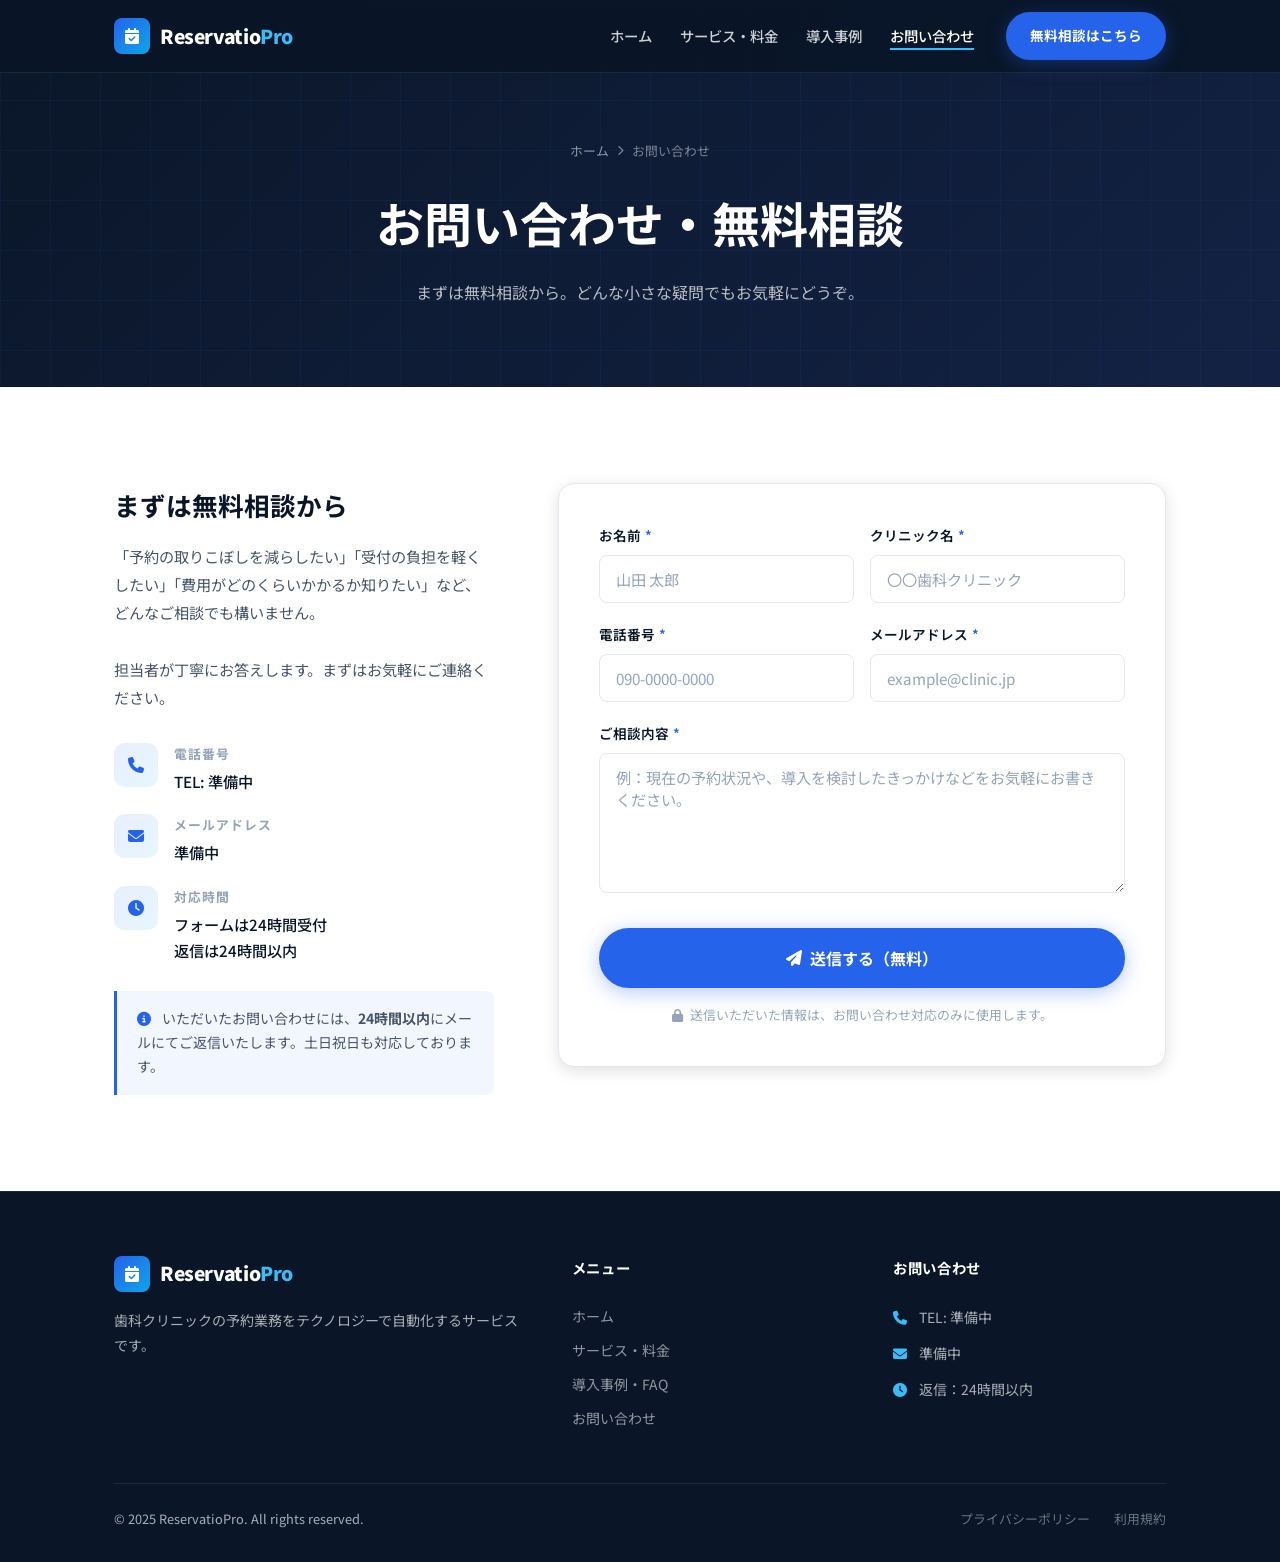
<file: contact.html>
<!DOCTYPE html>
<html lang="ja">
<head>
  <meta charset="UTF-8">
  <meta name="viewport" content="width=device-width, initial-scale=1.0">
  <title>お問い合わせ｜ReservatioPro</title>
  <meta name="description" content="ReservationProへのお問い合わせ・無料相談はこちらから。24時間以内にご返信いたします。">
  <link rel="stylesheet" href="style.css">
  <link rel="stylesheet" href="https://cdnjs.cloudflare.com/ajax/libs/font-awesome/6.5.0/css/all.min.css">
</head>
<body>

<!-- HEADER -->
<header class="header">
  <div class="container">
    <div class="header-inner">
      <a href="index.html" class="logo">
        <div class="logo-icon"><i class="fas fa-calendar-check"></i></div>
        <span class="logo-text">Reservatio<span>Pro</span></span>
      </a>
      <nav class="nav">
        <ul class="nav-links">
          <li><a href="index.html">ホーム</a></li>
          <li><a href="service.html">サービス・料金</a></li>
          <li><a href="case.html">導入事例</a></li>
          <li><a href="contact.html">お問い合わせ</a></li>
        </ul>
        <a href="contact.html" class="btn btn-primary nav-cta">無料相談はこちら</a>
      </nav>
      <button class="hamburger" aria-label="メニュー">
        <span></span><span></span><span></span>
      </button>
    </div>
  </div>
</header>

<div class="mobile-menu">
  <a href="index.html">ホーム</a>
  <a href="service.html">サービス・料金</a>
  <a href="case.html">導入事例</a>
  <a href="contact.html">お問い合わせ</a>
  <a href="contact.html" class="btn btn-primary">無料相談はこちら</a>
</div>

<!-- PAGE HERO -->
<section class="page-hero">
  <div class="container">
    <div class="page-hero-content">
      <div class="breadcrumb">
        <a href="index.html">ホーム</a>
        <i class="fas fa-chevron-right"></i>
        <span>お問い合わせ</span>
      </div>
      <h1>お問い合わせ・無料相談</h1>
      <p>まずは無料相談から。どんな小さな疑問でもお気軽にどうぞ。</p>
    </div>
  </div>
</section>

<!-- CONTACT SECTION -->
<section class="section">
  <div class="container">
    <div class="contact-wrapper">

      <!-- INFO -->
      <div class="contact-info fade-in">
        <h2>まずは無料相談から</h2>
        <p>
          「予約の取りこぼしを減らしたい」「受付の負担を軽くしたい」「費用がどのくらいかかるか知りたい」など、どんなご相談でも構いません。<br><br>
          担当者が丁寧にお答えします。まずはお気軽にご連絡ください。
        </p>

        <div class="contact-detail">
          <div class="contact-detail-item">
            <div class="contact-detail-icon"><i class="fas fa-phone"></i></div>
            <div>
              <h4>電話番号</h4>
              <p>TEL: 準備中</p>
            </div>
          </div>
          <div class="contact-detail-item">
            <div class="contact-detail-icon"><i class="fas fa-envelope"></i></div>
            <div>
              <h4>メールアドレス</h4>
              <p>準備中</p>
            </div>
          </div>
          <div class="contact-detail-item">
            <div class="contact-detail-icon"><i class="fas fa-clock"></i></div>
            <div>
              <h4>対応時間</h4>
              <p>フォームは24時間受付<br>返信は24時間以内</p>
            </div>
          </div>
        </div>

        <div class="contact-note">
          <i class="fas fa-info-circle" style="color: var(--blue); margin-right: 8px;"></i>
          いただいたお問い合わせには、<strong>24時間以内</strong>にメールにてご返信いたします。土日祝日も対応しております。
        </div>
      </div>

      <!-- FORM -->
      <div class="contact-form fade-in fade-in-delay-1">
        <form class="js-contact-form" novalidate>
          <div class="form-row">
            <div class="form-group">
              <label>お名前<span class="required">*</span></label>
              <input type="text" name="name" placeholder="山田 太郎" required>
            </div>
            <div class="form-group">
              <label>クリニック名<span class="required">*</span></label>
              <input type="text" name="clinic" placeholder="〇〇歯科クリニック" required>
            </div>
          </div>
          <div class="form-row">
            <div class="form-group">
              <label>電話番号<span class="required">*</span></label>
              <input type="tel" name="tel" placeholder="090-0000-0000" required>
            </div>
            <div class="form-group">
              <label>メールアドレス<span class="required">*</span></label>
              <input type="email" name="email" placeholder="example@clinic.jp" required>
            </div>
          </div>
          <div class="form-group">
            <label>ご相談内容<span class="required">*</span></label>
            <textarea name="message" placeholder="例：現在の予約状況や、導入を検討したきっかけなどをお気軽にお書きください。" required></textarea>
          </div>
          <button type="submit" class="btn btn-primary form-submit">
            <i class="fas fa-paper-plane"></i> 送信する（無料）
          </button>
          <p class="form-privacy">
            <i class="fas fa-lock" style="margin-right:4px;"></i>
            送信いただいた情報は、お問い合わせ対応のみに使用します。
          </p>
        </form>
      </div>

    </div>
  </div>
</section>

<!-- FOOTER -->
<footer class="footer">
  <div class="container">
    <div class="footer-grid">
      <div class="footer-brand">
        <a href="index.html" class="logo">
          <div class="logo-icon"><i class="fas fa-calendar-check"></i></div>
          <span class="logo-text">Reservatio<span>Pro</span></span>
        </a>
        <p>歯科クリニックの予約業務をテクノロジーで自動化するサービスです。</p>
      </div>
      <div class="footer-col">
        <h4>メニュー</h4>
        <a href="index.html">ホーム</a>
        <a href="service.html">サービス・料金</a>
        <a href="case.html">導入事例・FAQ</a>
        <a href="contact.html">お問い合わせ</a>
      </div>
      <div class="footer-col">
        <h4>お問い合わせ</h4>
        <div class="footer-contact-item"><i class="fas fa-phone"></i><span>TEL: 準備中</span></div>
        <div class="footer-contact-item"><i class="fas fa-envelope"></i><span>準備中</span></div>
        <div class="footer-contact-item"><i class="fas fa-clock"></i><span>返信：24時間以内</span></div>
      </div>
    </div>
    <div class="footer-bottom">
      <p>&copy; 2025 ReservatioPro. All rights reserved.</p>
      <div class="footer-bottom-links">
        <a href="#">プライバシーポリシー</a>
        <a href="#">利用規約</a>
      </div>
    </div>
  </div>
</footer>

<script src="main.js"></script>
</body>
</html>
</file>
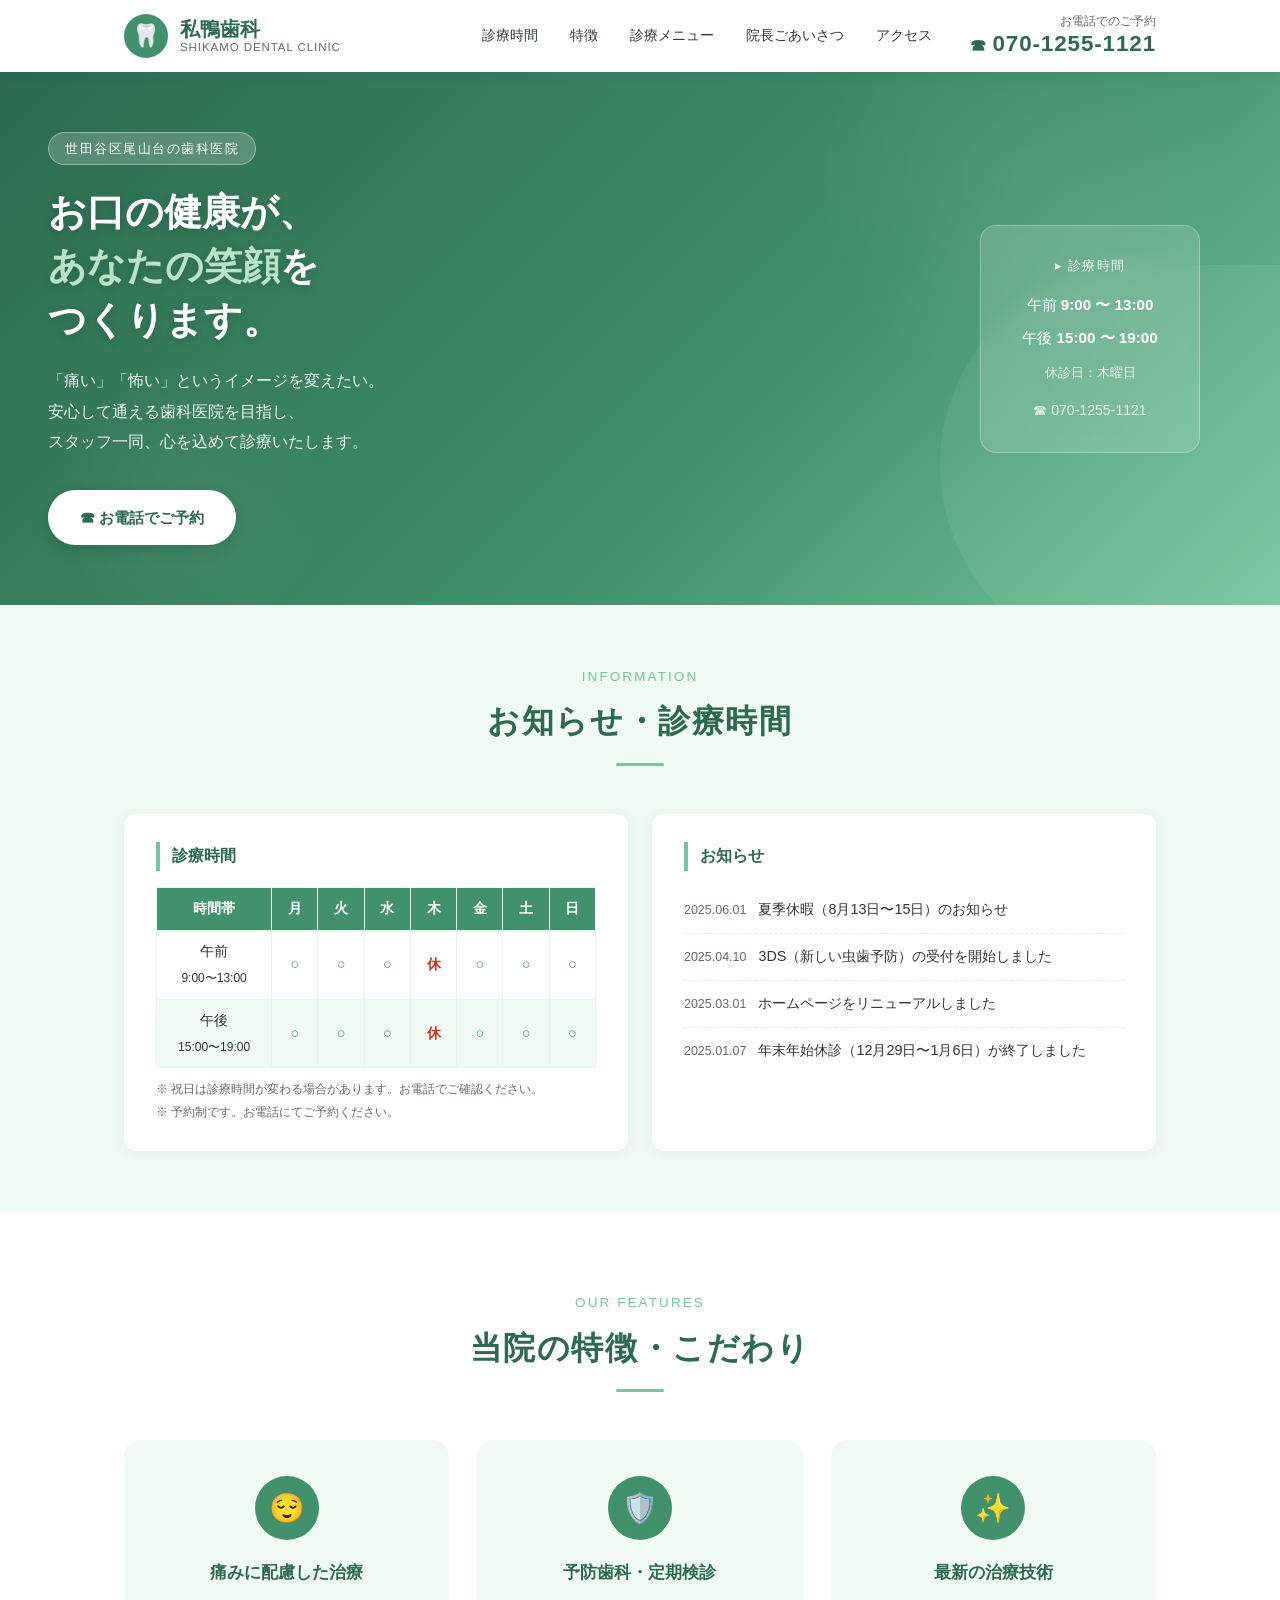
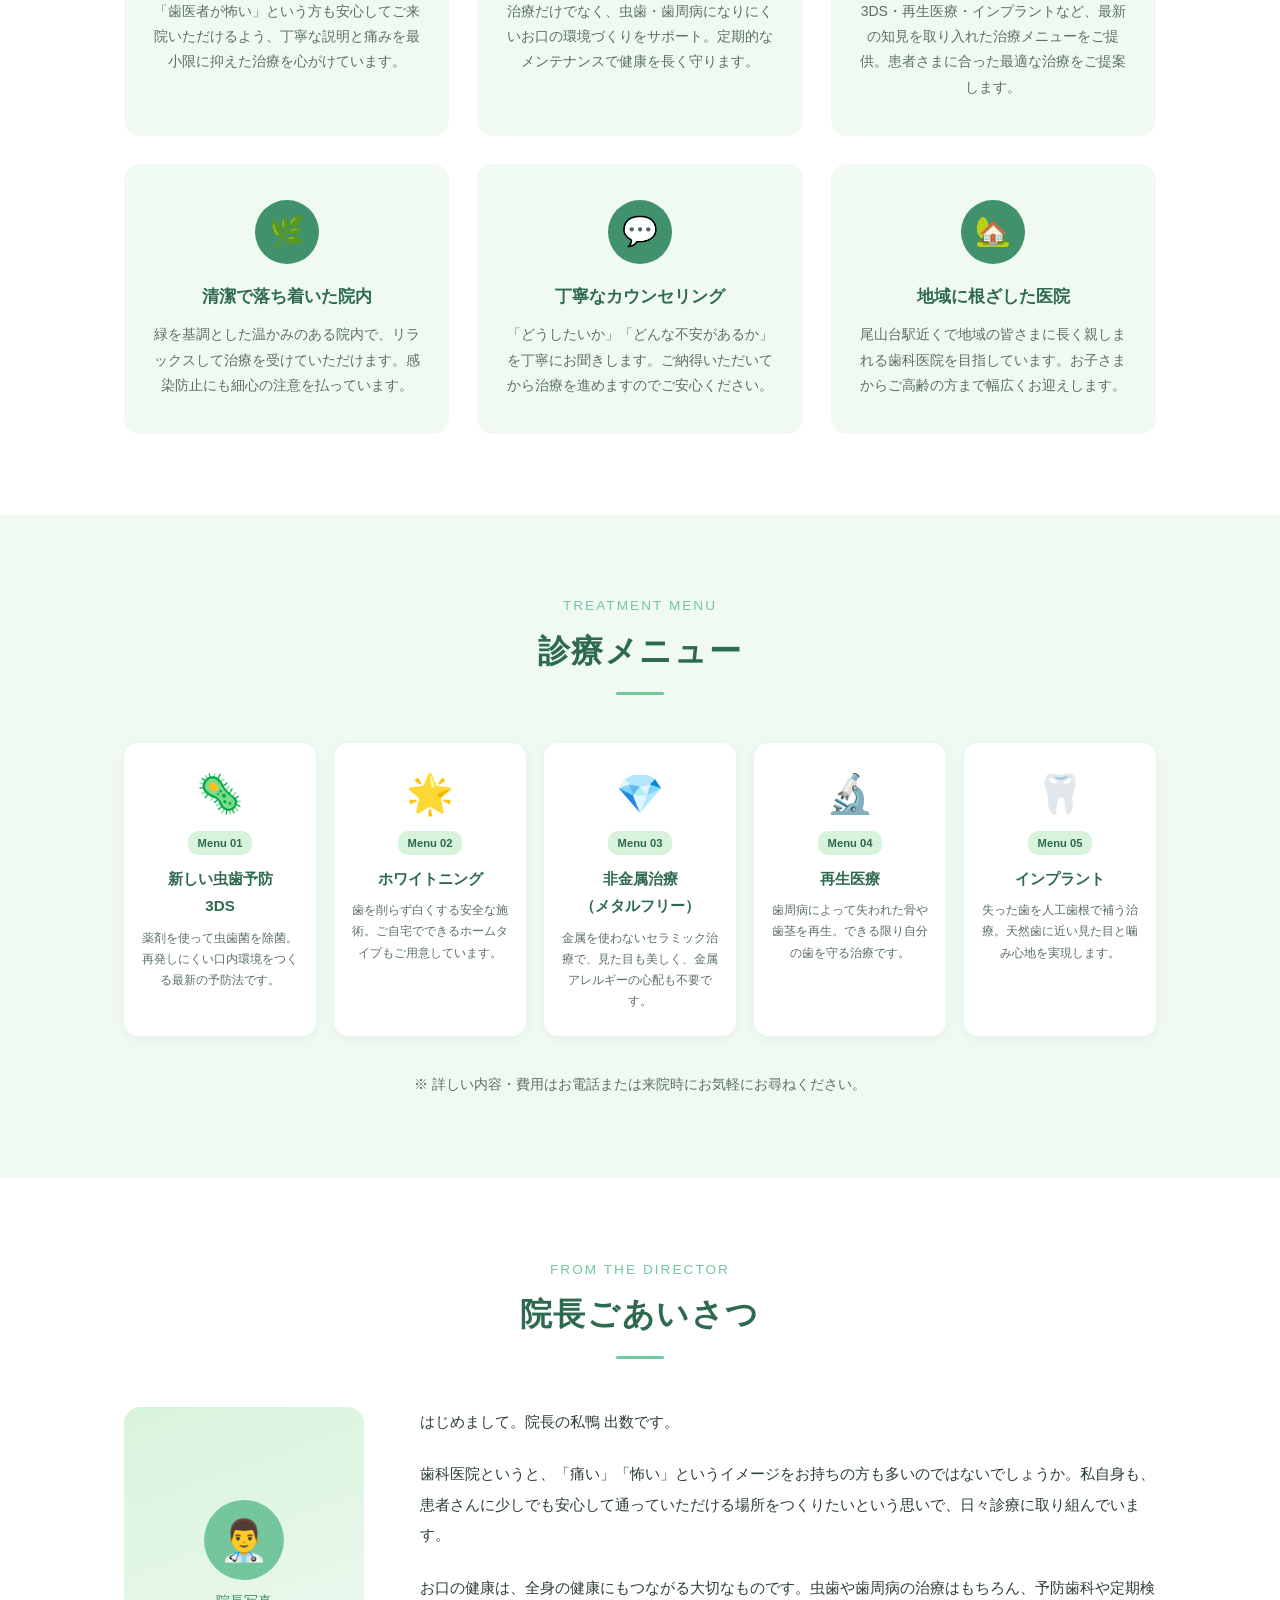
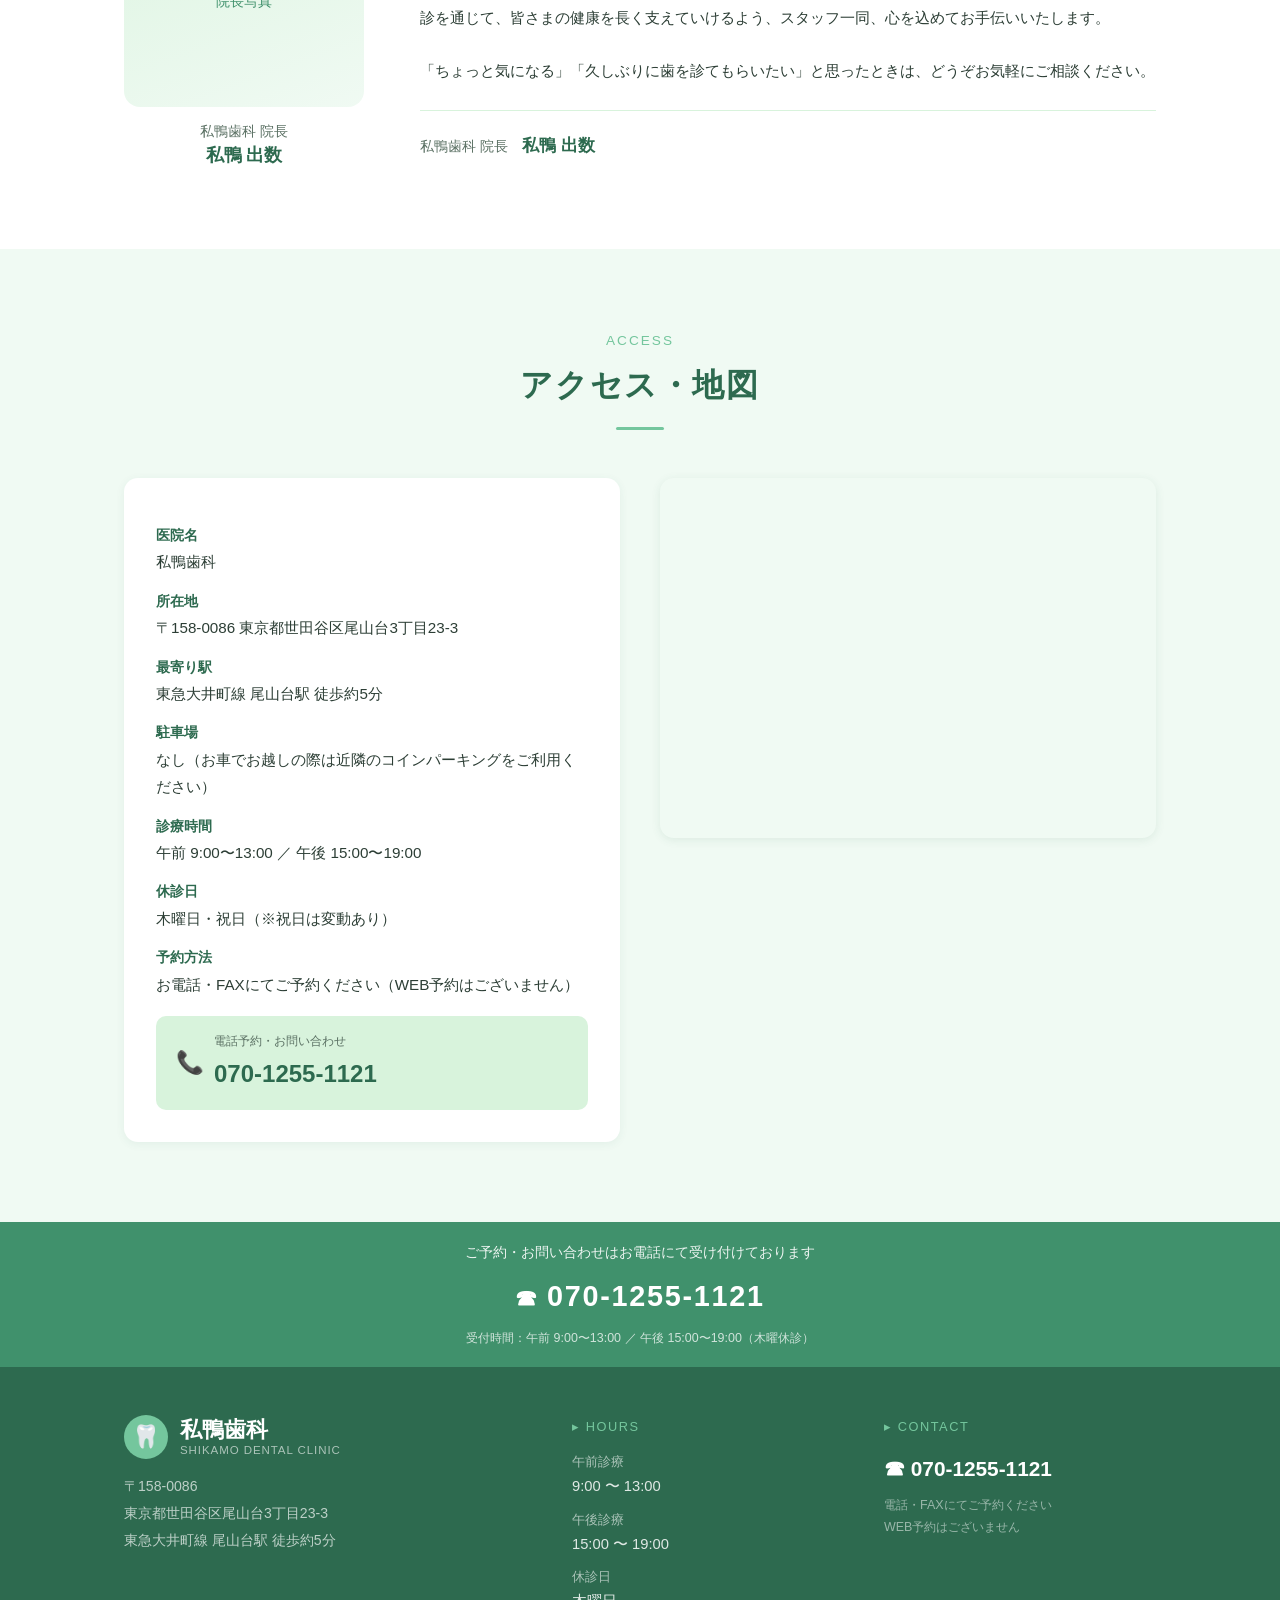
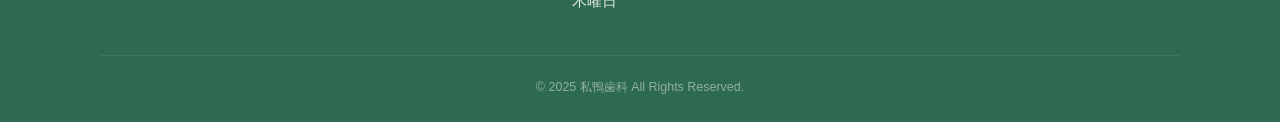
<file: shikamo-dental.html>
<!DOCTYPE html>
<html lang="ja">
<head>
  <meta charset="UTF-8">
  <meta name="viewport" content="width=device-width, initial-scale=1.0">
  <title>私鴨歯科 | 世田谷区尾山台の歯科医院</title>
  <meta name="description" content="私鴨歯科は東京都世田谷区尾山台にある歯科医院です。虫歯予防・ホワイトニング・インプラントなど幅広い診療を行っています。">
  <style>
    /* ===== リセット・基本 ===== */
    *, *::before, *::after { box-sizing: border-box; margin: 0; padding: 0; }
    html { scroll-behavior: smooth; }
    body {
      font-family: 'Hiragino Kaku Gothic ProN', 'Hiragino Sans', Meiryo, sans-serif;
      color: #333;
      line-height: 1.8;
      background: #fff;
    }
    a { text-decoration: none; color: inherit; }
    img { max-width: 100%; height: auto; display: block; }
    ul { list-style: none; }

    /* ===== カラー変数 ===== */
    :root {
      --green-dark:   #2d6a4f;
      --green-mid:    #40916c;
      --green-light:  #74c69d;
      --green-pale:   #d8f3dc;
      --green-bg:     #f0faf3;
      --accent:       #52b788;
      --text-main:    #2c3e35;
      --text-sub:     #5a7063;
      --white:        #ffffff;
    }

    /* ===== 共通レイアウト ===== */
    .container { max-width: 1080px; margin: 0 auto; padding: 0 24px; }
    section { padding: 80px 0; }
    .section-title {
      text-align: center;
      font-size: 2rem;
      font-weight: 700;
      color: var(--green-dark);
      margin-bottom: 12px;
      letter-spacing: .05em;
    }
    .section-title span {
      display: block;
      font-size: .85rem;
      font-weight: 400;
      color: var(--green-light);
      letter-spacing: .15em;
      text-transform: uppercase;
      margin-bottom: 4px;
    }
    .section-divider {
      width: 48px; height: 3px;
      background: var(--green-light);
      margin: 0 auto 48px;
      border-radius: 2px;
    }

    /* ===== ヘッダー ===== */
    #header {
      position: sticky; top: 0; z-index: 100;
      background: var(--white);
      box-shadow: 0 2px 12px rgba(45,106,79,.12);
    }
    .header-inner {
      display: flex; align-items: center; justify-content: space-between;
      padding: 14px 24px;
      max-width: 1080px; margin: 0 auto;
    }
    .logo { display: flex; align-items: center; gap: 12px; }
    .logo-icon {
      width: 44px; height: 44px;
      background: var(--green-mid);
      border-radius: 50%;
      display: flex; align-items: center; justify-content: center;
      color: #fff; font-size: 1.4rem;
    }
    .logo-text { line-height: 1.2; }
    .logo-name { font-size: 1.25rem; font-weight: 700; color: var(--green-dark); }
    .logo-sub  { font-size: .72rem; color: var(--text-sub); letter-spacing: .08em; }
    .header-tel {
      text-align: right;
      line-height: 1.3;
    }
    .header-tel .tel-label { font-size: .72rem; color: var(--text-sub); }
    .header-tel a {
      font-size: 1.4rem; font-weight: 700;
      color: var(--green-dark); letter-spacing: .04em;
    }
    .header-tel a::before { content: "☎ "; font-size: 1rem; }
    nav ul { display: flex; gap: 4px; }
    nav a {
      display: block; padding: 8px 14px;
      font-size: .88rem; color: var(--text-main);
      border-radius: 4px;
      transition: background .2s, color .2s;
    }
    nav a:hover { background: var(--green-pale); color: var(--green-dark); }
    .header-right { display: flex; align-items: center; gap: 24px; }

    /* ===== ヒーロー ===== */
    #hero {
      position: relative;
      min-height: 520px;
      background: linear-gradient(135deg, var(--green-dark) 0%, var(--green-mid) 60%, var(--green-light) 100%);
      display: flex; align-items: center;
      overflow: hidden;
      padding: 0;
    }
    .hero-bg-leaf {
      position: absolute; inset: 0;
      background-image:
        radial-gradient(ellipse 300px 300px at 80% 20%, rgba(255,255,255,.07) 0%, transparent 70%),
        radial-gradient(ellipse 200px 200px at 15% 80%, rgba(255,255,255,.05) 0%, transparent 70%);
      pointer-events: none;
    }
    /* 装飾的な葉っぱ風 SVG 代替 */
    .hero-bg-leaf::after {
      content: "";
      position: absolute; right: -60px; bottom: -60px;
      width: 400px; height: 400px;
      border-radius: 50% 0 50% 50%;
      background: rgba(255,255,255,.06);
    }
    .hero-content {
      position: relative; z-index: 1;
      color: #fff;
      max-width: 600px;
      padding: 60px 48px;
    }
    .hero-label {
      display: inline-block;
      background: rgba(255,255,255,.2);
      backdrop-filter: blur(4px);
      border: 1px solid rgba(255,255,255,.35);
      border-radius: 20px;
      padding: 4px 16px;
      font-size: .8rem; letter-spacing: .12em;
      margin-bottom: 20px;
    }
    .hero-catch {
      font-size: 2.4rem; font-weight: 700;
      line-height: 1.4;
      text-shadow: 0 2px 8px rgba(0,0,0,.15);
      margin-bottom: 20px;
    }
    .hero-catch em { font-style: normal; color: #b7e4c7; }
    .hero-sub {
      font-size: 1rem; line-height: 1.9;
      opacity: .92; margin-bottom: 32px;
    }
    .btn-primary {
      display: inline-block;
      background: #fff; color: var(--green-dark);
      font-weight: 700; font-size: .95rem;
      padding: 14px 32px;
      border-radius: 28px;
      box-shadow: 0 4px 16px rgba(0,0,0,.15);
      transition: transform .2s, box-shadow .2s;
    }
    .btn-primary:hover { transform: translateY(-2px); box-shadow: 0 8px 24px rgba(0,0,0,.2); }
    .hero-card {
      position: absolute; right: 80px; top: 50%; transform: translateY(-50%);
      background: rgba(255,255,255,.15);
      backdrop-filter: blur(10px);
      border: 1px solid rgba(255,255,255,.3);
      border-radius: 16px;
      padding: 28px 36px;
      color: #fff; text-align: center;
      min-width: 220px;
    }
    .hero-card-title { font-size: .8rem; letter-spacing: .1em; opacity: .85; margin-bottom: 14px; }
    .hero-card-item { font-size: .95rem; margin: 6px 0; }
    .hero-card-item strong { font-weight: 700; }
    .hero-card-closed { font-size: .8rem; margin-top: 10px; opacity: .8; }

    /* ===== お知らせ ===== */
    #news { background: var(--green-bg); padding: 60px 0; }
    .news-grid { display: grid; grid-template-columns: 1fr 1fr; gap: 24px; }
    .news-card {
      background: #fff; border-radius: 12px;
      padding: 28px 32px;
      box-shadow: 0 2px 12px rgba(45,106,79,.08);
    }
    .news-card-title {
      font-size: 1rem; font-weight: 700; color: var(--green-dark);
      border-left: 4px solid var(--green-light);
      padding-left: 12px; margin-bottom: 16px;
    }
    /* 診療時間表 */
    .hours-table { width: 100%; border-collapse: collapse; font-size: .9rem; }
    .hours-table th, .hours-table td {
      padding: 8px 12px; text-align: center;
      border: 1px solid #e8f4ec;
    }
    .hours-table thead th { background: var(--green-mid); color: #fff; font-weight: 600; }
    .hours-table tbody tr:nth-child(even) { background: var(--green-bg); }
    .hours-table td.closed { color: #c0392b; font-weight: 700; }
    .hours-table td.open  { color: var(--green-mid); font-weight: 700; }
    .news-list li {
      padding: 10px 0;
      border-bottom: 1px dashed #d8f0e0;
      font-size: .9rem;
      display: flex; gap: 12px; align-items: baseline;
    }
    .news-list li:last-child { border-bottom: none; }
    .news-date { font-size: .78rem; color: var(--text-sub); white-space: nowrap; }

    /* ===== 特徴 ===== */
    #features { background: #fff; }
    .features-grid {
      display: grid; grid-template-columns: repeat(3, 1fr); gap: 28px;
    }
    .feature-card {
      background: var(--green-bg);
      border-radius: 16px; padding: 36px 24px;
      text-align: center;
      transition: transform .25s, box-shadow .25s;
    }
    .feature-card:hover { transform: translateY(-4px); box-shadow: 0 8px 24px rgba(45,106,79,.13); }
    .feature-icon {
      width: 64px; height: 64px; border-radius: 50%;
      background: var(--green-mid);
      color: #fff; font-size: 1.8rem;
      display: flex; align-items: center; justify-content: center;
      margin: 0 auto 18px;
    }
    .feature-title { font-size: 1.05rem; font-weight: 700; color: var(--green-dark); margin-bottom: 10px; }
    .feature-text  { font-size: .88rem; color: var(--text-sub); line-height: 1.8; }

    /* ===== 診療メニュー ===== */
    #menu { background: var(--green-bg); }
    .menu-grid {
      display: grid; grid-template-columns: repeat(5, 1fr); gap: 18px;
    }
    .menu-card {
      background: #fff; border-radius: 14px;
      padding: 32px 16px 24px;
      text-align: center;
      box-shadow: 0 2px 10px rgba(45,106,79,.08);
      transition: transform .25s, box-shadow .25s;
      cursor: default;
    }
    .menu-card:hover { transform: translateY(-4px); box-shadow: 0 8px 20px rgba(45,106,79,.15); }
    .menu-icon {
      font-size: 2.4rem; margin-bottom: 14px;
      line-height: 1;
    }
    .menu-num {
      display: inline-block;
      background: var(--green-pale);
      color: var(--green-dark);
      font-size: .7rem; font-weight: 700;
      border-radius: 10px; padding: 2px 10px;
      margin-bottom: 10px;
    }
    .menu-title { font-size: .95rem; font-weight: 700; color: var(--green-dark); margin-bottom: 8px; }
    .menu-desc  { font-size: .78rem; color: var(--text-sub); line-height: 1.7; }

    /* ===== 院長ごあいさつ ===== */
    #greeting { background: #fff; }
    .greeting-inner {
      display: flex; align-items: flex-start; gap: 56px;
    }
    .greeting-photo {
      flex-shrink: 0; width: 240px;
    }
    .greeting-photo .photo-placeholder {
      width: 240px; height: 300px;
      background: linear-gradient(160deg, var(--green-pale) 0%, var(--green-bg) 100%);
      border-radius: 16px;
      display: flex; flex-direction: column;
      align-items: center; justify-content: center;
      gap: 10px;
      color: var(--green-mid); font-size: .85rem;
    }
    .greeting-photo .photo-placeholder .photo-avatar {
      width: 80px; height: 80px; border-radius: 50%;
      background: var(--green-light);
      display: flex; align-items: center; justify-content: center;
      font-size: 2.5rem;
    }
    .greeting-photo .photo-caption {
      text-align: center; margin-top: 14px;
      font-size: .9rem; color: var(--text-sub); line-height: 1.5;
    }
    .greeting-photo .photo-caption strong { display: block; font-size: 1.1rem; color: var(--green-dark); }
    .greeting-text p {
      font-size: .96rem; line-height: 2;
      color: var(--text-main); margin-bottom: 1.4em;
    }
    .greeting-sign {
      margin-top: 24px;
      padding-top: 20px;
      border-top: 1px solid var(--green-pale);
      font-size: .9rem; color: var(--text-sub);
    }
    .greeting-sign strong { color: var(--green-dark); font-size: 1.05rem; }

    /* ===== アクセス ===== */
    #access { background: var(--green-bg); }
    .access-inner { display: grid; grid-template-columns: 1fr 1fr; gap: 40px; align-items: start; }
    .access-info dt {
      font-weight: 700; color: var(--green-dark); font-size: .85rem;
      margin-top: 14px;
    }
    .access-info dd { font-size: .95rem; color: var(--text-main); margin-left: 0; }
    .access-info { background: #fff; border-radius: 14px; padding: 32px; box-shadow: 0 2px 10px rgba(45,106,79,.07); }
    .tel-big {
      display: flex; align-items: center; gap: 10px;
      background: var(--green-pale); border-radius: 10px;
      padding: 14px 20px; margin-top: 18px;
    }
    .tel-big .tel-icon { font-size: 1.4rem; }
    .tel-big a { font-size: 1.5rem; font-weight: 700; color: var(--green-dark); }
    .map-wrap {
      border-radius: 14px; overflow: hidden;
      box-shadow: 0 2px 10px rgba(45,106,79,.1);
      height: 360px;
    }
    .map-wrap iframe { width: 100%; height: 100%; border: none; }

    /* ===== フッター ===== */
    footer {
      background: var(--green-dark);
      color: rgba(255,255,255,.85);
      padding: 48px 0 24px;
    }
    .footer-inner {
      display: grid; grid-template-columns: 1.5fr 1fr 1fr;
      gap: 40px; max-width: 1080px; margin: 0 auto; padding: 0 24px;
    }
    .footer-brand .logo-name { color: #fff; font-size: 1.4rem; }
    .footer-brand .logo-sub  { color: rgba(255,255,255,.6); }
    .footer-brand p { font-size: .88rem; margin-top: 14px; opacity: .8; line-height: 1.9; }
    .footer-title { font-size: .8rem; letter-spacing: .12em; color: var(--green-light); margin-bottom: 12px; }
    .footer-hours dt { font-size: .8rem; opacity: .7; margin-top: 8px; }
    .footer-hours dd { font-size: .92rem; }
    .footer-tel a { font-size: 1.3rem; font-weight: 700; color: #fff; }
    .footer-tel a::before { content: "☎ "; }
    .footer-note { font-size: .78rem; opacity: .6; margin-top: 6px; }
    .footer-bottom {
      border-top: 1px solid rgba(255,255,255,.15);
      margin-top: 40px; padding-top: 20px;
      text-align: center; font-size: .78rem; opacity: .55;
      max-width: 1080px; margin: 40px auto 0; padding: 20px 24px 0;
    }

    /* ===== 電話CTAバー ===== */
    .cta-bar {
      background: var(--green-mid); color: #fff;
      text-align: center; padding: 18px 24px;
    }
    .cta-bar p { font-size: .88rem; opacity: .9; margin-bottom: 6px; }
    .cta-bar a {
      font-size: 1.8rem; font-weight: 700; color: #fff;
      letter-spacing: .06em;
    }
    .cta-bar a::before { content: "☎ "; font-size: 1.4rem; }
    .cta-bar .cta-note { font-size: .78rem; margin-top: 4px; opacity: .75; margin-bottom: 0; }

    /* ===== レスポンシブ ===== */
    @media (max-width: 900px) {
      .header-inner { flex-wrap: wrap; gap: 10px; }
      nav { order: 3; width: 100%; }
      nav ul { flex-wrap: wrap; }
      .hero-card { display: none; }
      .hero-content { padding: 48px 24px; }
      .hero-catch { font-size: 1.8rem; }
      .news-grid, .access-inner { grid-template-columns: 1fr; }
      .features-grid { grid-template-columns: 1fr 1fr; }
      .menu-grid { grid-template-columns: repeat(3, 1fr); }
      .greeting-inner { flex-direction: column; align-items: center; }
      .footer-inner { grid-template-columns: 1fr 1fr; }
    }
    @media (max-width: 600px) {
      .section-title { font-size: 1.5rem; }
      .features-grid { grid-template-columns: 1fr; }
      .menu-grid { grid-template-columns: repeat(2, 1fr); }
      .footer-inner { grid-template-columns: 1fr; }
      .header-tel a { font-size: 1.1rem; }
    }
  </style>
</head>
<body>

<!-- ===== ヘッダー ===== -->
<header id="header">
  <div class="header-inner">
    <div class="logo">
      <div class="logo-icon">🦷</div>
      <div class="logo-text">
        <div class="logo-name">私鴨歯科</div>
        <div class="logo-sub">SHIKAMO DENTAL CLINIC</div>
      </div>
    </div>
    <div class="header-right">
      <nav>
        <ul>
          <li><a href="#news">診療時間</a></li>
          <li><a href="#features">特徴</a></li>
          <li><a href="#menu">診療メニュー</a></li>
          <li><a href="#greeting">院長ごあいさつ</a></li>
          <li><a href="#access">アクセス</a></li>
        </ul>
      </nav>
      <div class="header-tel">
        <div class="tel-label">お電話でのご予約</div>
        <a href="tel:07012551121">070-1255-1121</a>
      </div>
    </div>
  </div>
</header>

<!-- ===== メインビジュアル ===== -->
<section id="hero">
  <div class="hero-bg-leaf"></div>
  <div class="hero-content">
    <div class="hero-label">世田谷区尾山台の歯科医院</div>
    <h1 class="hero-catch">
      お口の健康が、<br>
      <em>あなたの笑顔</em>を<br>
      つくります。
    </h1>
    <p class="hero-sub">
      「痛い」「怖い」というイメージを変えたい。<br>
      安心して通える歯科医院を目指し、<br>
      スタッフ一同、心を込めて診療いたします。
    </p>
    <a href="tel:07012551121" class="btn-primary">☎ お電話でご予約</a>
  </div>
  <div class="hero-card">
    <div class="hero-card-title">▸ 診療時間</div>
    <div class="hero-card-item">午前 <strong>9:00 〜 13:00</strong></div>
    <div class="hero-card-item">午後 <strong>15:00 〜 19:00</strong></div>
    <div class="hero-card-closed">休診日：木曜日</div>
    <div class="hero-card-closed" style="margin-top:14px; font-size:.88rem;">
      ☎ 070-1255-1121
    </div>
  </div>
</section>

<!-- ===== お知らせ・診療時間 ===== -->
<section id="news">
  <div class="container">
    <h2 class="section-title"><span>Information</span>お知らせ・診療時間</h2>
    <div class="section-divider"></div>
    <div class="news-grid">
      <!-- 診療時間 -->
      <div class="news-card">
        <div class="news-card-title">診療時間</div>
        <table class="hours-table">
          <thead>
            <tr>
              <th>時間帯</th>
              <th>月</th><th>火</th><th>水</th><th>木</th><th>金</th><th>土</th><th>日</th>
            </tr>
          </thead>
          <tbody>
            <tr>
              <td>午前<br><small>9:00〜13:00</small></td>
              <td class="open">○</td><td class="open">○</td><td class="open">○</td>
              <td class="closed">休</td>
              <td class="open">○</td><td class="open">○</td><td class="open">○</td>
            </tr>
            <tr>
              <td>午後<br><small>15:00〜19:00</small></td>
              <td class="open">○</td><td class="open">○</td><td class="open">○</td>
              <td class="closed">休</td>
              <td class="open">○</td><td class="open">○</td><td class="open">○</td>
            </tr>
          </tbody>
        </table>
        <p style="font-size:.78rem; color:var(--text-sub); margin-top:10px;">
          ※ 祝日は診療時間が変わる場合があります。お電話でご確認ください。<br>
          ※ 予約制です。お電話にてご予約ください。
        </p>
      </div>
      <!-- お知らせ -->
      <div class="news-card">
        <div class="news-card-title">お知らせ</div>
        <ul class="news-list">
          <li>
            <span class="news-date">2025.06.01</span>
            <span>夏季休暇（8月13日〜15日）のお知らせ</span>
          </li>
          <li>
            <span class="news-date">2025.04.10</span>
            <span>3DS（新しい虫歯予防）の受付を開始しました</span>
          </li>
          <li>
            <span class="news-date">2025.03.01</span>
            <span>ホームページをリニューアルしました</span>
          </li>
          <li>
            <span class="news-date">2025.01.07</span>
            <span>年末年始休診（12月29日〜1月6日）が終了しました</span>
          </li>
        </ul>
      </div>
    </div>
  </div>
</section>

<!-- ===== 当院の特徴 ===== -->
<section id="features">
  <div class="container">
    <h2 class="section-title"><span>Our Features</span>当院の特徴・こだわり</h2>
    <div class="section-divider"></div>
    <div class="features-grid">
      <div class="feature-card">
        <div class="feature-icon">😌</div>
        <div class="feature-title">痛みに配慮した治療</div>
        <p class="feature-text">
          「歯医者が怖い」という方も安心してご来院いただけるよう、丁寧な説明と痛みを最小限に抑えた治療を心がけています。
        </p>
      </div>
      <div class="feature-card">
        <div class="feature-icon">🛡️</div>
        <div class="feature-title">予防歯科・定期検診</div>
        <p class="feature-text">
          治療だけでなく、虫歯・歯周病になりにくいお口の環境づくりをサポート。定期的なメンテナンスで健康を長く守ります。
        </p>
      </div>
      <div class="feature-card">
        <div class="feature-icon">✨</div>
        <div class="feature-title">最新の治療技術</div>
        <p class="feature-text">
          3DS・再生医療・インプラントなど、最新の知見を取り入れた治療メニューをご提供。患者さまに合った最適な治療をご提案します。
        </p>
      </div>
      <div class="feature-card">
        <div class="feature-icon">🌿</div>
        <div class="feature-title">清潔で落ち着いた院内</div>
        <p class="feature-text">
          緑を基調とした温かみのある院内で、リラックスして治療を受けていただけます。感染防止にも細心の注意を払っています。
        </p>
      </div>
      <div class="feature-card">
        <div class="feature-icon">💬</div>
        <div class="feature-title">丁寧なカウンセリング</div>
        <p class="feature-text">
          「どうしたいか」「どんな不安があるか」を丁寧にお聞きします。ご納得いただいてから治療を進めますのでご安心ください。
        </p>
      </div>
      <div class="feature-card">
        <div class="feature-icon">🏡</div>
        <div class="feature-title">地域に根ざした医院</div>
        <p class="feature-text">
          尾山台駅近くで地域の皆さまに長く親しまれる歯科医院を目指しています。お子さまからご高齢の方まで幅広くお迎えします。
        </p>
      </div>
    </div>
  </div>
</section>

<!-- ===== 診療メニュー ===== -->
<section id="menu">
  <div class="container">
    <h2 class="section-title"><span>Treatment Menu</span>診療メニュー</h2>
    <div class="section-divider"></div>
    <div class="menu-grid">
      <div class="menu-card">
        <div class="menu-icon">🦠</div>
        <div class="menu-num">Menu 01</div>
        <div class="menu-title">新しい虫歯予防<br>3DS</div>
        <p class="menu-desc">
          薬剤を使って虫歯菌を除菌。再発しにくい口内環境をつくる最新の予防法です。
        </p>
      </div>
      <div class="menu-card">
        <div class="menu-icon">🌟</div>
        <div class="menu-num">Menu 02</div>
        <div class="menu-title">ホワイトニング</div>
        <p class="menu-desc">
          歯を削らず白くする安全な施術。ご自宅でできるホームタイプもご用意しています。
        </p>
      </div>
      <div class="menu-card">
        <div class="menu-icon">💎</div>
        <div class="menu-num">Menu 03</div>
        <div class="menu-title">非金属治療<br>（メタルフリー）</div>
        <p class="menu-desc">
          金属を使わないセラミック治療で、見た目も美しく、金属アレルギーの心配も不要です。
        </p>
      </div>
      <div class="menu-card">
        <div class="menu-icon">🔬</div>
        <div class="menu-num">Menu 04</div>
        <div class="menu-title">再生医療</div>
        <p class="menu-desc">
          歯周病によって失われた骨や歯茎を再生。できる限り自分の歯を守る治療です。
        </p>
      </div>
      <div class="menu-card">
        <div class="menu-icon">🦷</div>
        <div class="menu-num">Menu 05</div>
        <div class="menu-title">インプラント</div>
        <p class="menu-desc">
          失った歯を人工歯根で補う治療。天然歯に近い見た目と噛み心地を実現します。
        </p>
      </div>
    </div>
    <p style="text-align:center; margin-top:36px; font-size:.88rem; color:var(--text-sub);">
      ※ 詳しい内容・費用はお電話または来院時にお気軽にお尋ねください。
    </p>
  </div>
</section>

<!-- ===== 院長ごあいさつ ===== -->
<section id="greeting">
  <div class="container">
    <h2 class="section-title"><span>From the Director</span>院長ごあいさつ</h2>
    <div class="section-divider"></div>
    <div class="greeting-inner">
      <div class="greeting-photo">
        <div class="photo-placeholder">
          <div class="photo-avatar">👨‍⚕️</div>
          <span>院長写真</span>
        </div>
        <div class="photo-caption">
          私鴨歯科 院長<br>
          <strong>私鴨 出数</strong>
        </div>
      </div>
      <div class="greeting-text">
        <p>
          はじめまして。院長の私鴨 出数です。
        </p>
        <p>
          歯科医院というと、「痛い」「怖い」というイメージをお持ちの方も多いのではないでしょうか。私自身も、患者さんに少しでも安心して通っていただける場所をつくりたいという思いで、日々診療に取り組んでいます。
        </p>
        <p>
          お口の健康は、全身の健康にもつながる大切なものです。虫歯や歯周病の治療はもちろん、予防歯科や定期検診を通じて、皆さまの健康を長く支えていけるよう、スタッフ一同、心を込めてお手伝いいたします。
        </p>
        <p>
          「ちょっと気になる」「久しぶりに歯を診てもらいたい」と思ったときは、どうぞお気軽にご相談ください。
        </p>
        <div class="greeting-sign">
          私鴨歯科 院長　<strong>私鴨 出数</strong>
        </div>
      </div>
    </div>
  </div>
</section>

<!-- ===== アクセス ===== -->
<section id="access">
  <div class="container">
    <h2 class="section-title"><span>Access</span>アクセス・地図</h2>
    <div class="section-divider"></div>
    <div class="access-inner">
      <div class="access-info">
        <dl>
          <dt>医院名</dt>
          <dd>私鴨歯科</dd>
          <dt>所在地</dt>
          <dd>〒158-0086 東京都世田谷区尾山台3丁目23-3</dd>
          <dt>最寄り駅</dt>
          <dd>東急大井町線 尾山台駅 徒歩約5分</dd>
          <dt>駐車場</dt>
          <dd>なし（お車でお越しの際は近隣のコインパーキングをご利用ください）</dd>
          <dt>診療時間</dt>
          <dd>午前 9:00〜13:00 ／ 午後 15:00〜19:00</dd>
          <dt>休診日</dt>
          <dd>木曜日・祝日（※祝日は変動あり）</dd>
          <dt>予約方法</dt>
          <dd>お電話・FAXにてご予約ください（WEB予約はございません）</dd>
        </dl>
        <div class="tel-big">
          <span class="tel-icon">📞</span>
          <div>
            <div style="font-size:.78rem; color:var(--text-sub);">電話予約・お問い合わせ</div>
            <a href="tel:07012551121">070-1255-1121</a>
          </div>
        </div>
      </div>
      <div class="map-wrap">
        <iframe
          src="https://www.google.com/maps/embed?pb=!1m18!1m12!1m3!1d3244.4964869305987!2d139.65076577643568!3d35.60498577259022!2m3!1f0!2f0!3f0!3m2!1i1024!2i768!4f13.1!3m3!1m2!1s0x6018f4dce2cdf78f%3A0x4c19b09e0f36d04!2z5bCE5bGx5Y-j5LiA5Y-j5LiA77yT4oiS77yS77yT4oiS77yT!5e0!3m2!1sja!2sjp!4v1700000000000!5m2!1sja!2sjp&q=東京都世田谷区尾山台3丁目23-3"
          allowfullscreen="" loading="lazy"
          referrerpolicy="no-referrer-when-downgrade"
          title="私鴨歯科 地図">
        </iframe>
      </div>
    </div>
  </div>
</section>

<!-- ===== 電話CTAバー ===== -->
<div class="cta-bar">
  <p>ご予約・お問い合わせはお電話にて受け付けております</p>
  <a href="tel:07012551121">070-1255-1121</a>
  <p class="cta-note">受付時間：午前 9:00〜13:00 ／ 午後 15:00〜19:00（木曜休診）</p>
</div>

<!-- ===== フッター ===== -->
<footer>
  <div class="footer-inner">
    <div class="footer-brand">
      <div class="logo">
        <div class="logo-icon" style="background:var(--green-light);">🦷</div>
        <div class="logo-text">
          <div class="logo-name">私鴨歯科</div>
          <div class="logo-sub">SHIKAMO DENTAL CLINIC</div>
        </div>
      </div>
      <p>〒158-0086<br>東京都世田谷区尾山台3丁目23-3<br>東急大井町線 尾山台駅 徒歩約5分</p>
    </div>
    <div>
      <div class="footer-title">▸ HOURS</div>
      <dl class="footer-hours">
        <dt>午前診療</dt><dd>9:00 〜 13:00</dd>
        <dt>午後診療</dt><dd>15:00 〜 19:00</dd>
        <dt>休診日</dt><dd>木曜日</dd>
      </dl>
    </div>
    <div>
      <div class="footer-title">▸ CONTACT</div>
      <div class="footer-tel">
        <a href="tel:07012551121">070-1255-1121</a>
        <p class="footer-note">電話・FAXにてご予約ください<br>WEB予約はございません</p>
      </div>
    </div>
  </div>
  <div class="footer-bottom">
    <p>&copy; 2025 私鴨歯科 All Rights Reserved.</p>
  </div>
</footer>

</body>
</html>
</file>
<file: style.css>
/* ===========================
   ReservatioPro - Global CSS
   =========================== */

@import url('https://fonts.googleapis.com/css2?family=Noto+Sans+JP:wght@300;400;500;700;900&display=swap');

:root {
  --navy: #0a1628;
  --navy-mid: #132244;
  --navy-light: #1e3a6e;
  --blue: #2563eb;
  --blue-light: #3b82f6;
  --blue-bright: #60a5fa;
  --white: #ffffff;
  --gray-50: #f8fafc;
  --gray-100: #f1f5f9;
  --gray-200: #e2e8f0;
  --gray-400: #94a3b8;
  --gray-600: #475569;
  --gray-800: #1e293b;
  --accent: #0ea5e9;
  --accent-light: #38bdf8;
  --shadow-sm: 0 1px 3px rgba(0,0,0,0.12);
  --shadow-md: 0 4px 16px rgba(0,0,0,0.12);
  --shadow-lg: 0 10px 40px rgba(0,0,0,0.18);
  --radius: 8px;
  --radius-lg: 16px;
  --transition: all 0.3s ease;
}

*, *::before, *::after {
  box-sizing: border-box;
  margin: 0;
  padding: 0;
}

html {
  scroll-behavior: smooth;
  font-size: 16px;
}

body {
  font-family: 'Noto Sans JP', sans-serif;
  color: var(--gray-800);
  background: var(--white);
  line-height: 1.7;
  overflow-x: hidden;
}

a { color: inherit; text-decoration: none; }
img { max-width: 100%; height: auto; display: block; }
ul { list-style: none; }

.container {
  width: 100%;
  max-width: 1100px;
  margin: 0 auto;
  padding: 0 24px;
}

.section { padding: 96px 0; }
.section-sm { padding: 64px 0; }

/* Typography */
.section-label {
  display: inline-block;
  font-size: 0.75rem;
  font-weight: 700;
  letter-spacing: 0.15em;
  text-transform: uppercase;
  color: var(--accent);
  margin-bottom: 12px;
}

.section-title {
  font-size: clamp(1.6rem, 4vw, 2.4rem);
  font-weight: 700;
  color: var(--navy);
  line-height: 1.3;
  margin-bottom: 16px;
}

.section-desc {
  font-size: 1rem;
  color: var(--gray-600);
  max-width: 600px;
  margin: 0 auto 48px;
  line-height: 1.8;
}

.text-center { text-align: center; }
.text-white { color: var(--white); }

/* Buttons */
.btn {
  display: inline-flex;
  align-items: center;
  gap: 8px;
  padding: 14px 32px;
  border-radius: 50px;
  font-family: 'Noto Sans JP', sans-serif;
  font-size: 0.95rem;
  font-weight: 700;
  cursor: pointer;
  transition: var(--transition);
  border: 2px solid transparent;
  white-space: nowrap;
}

.btn-primary {
  background: var(--blue);
  color: var(--white);
  border-color: var(--blue);
  box-shadow: 0 4px 20px rgba(37,99,235,0.35);
}

.btn-primary:hover {
  background: var(--blue-light);
  border-color: var(--blue-light);
  transform: translateY(-2px);
  box-shadow: 0 8px 30px rgba(37,99,235,0.45);
}

.btn-outline {
  background: transparent;
  color: var(--white);
  border-color: rgba(255,255,255,0.6);
}

.btn-outline:hover {
  background: rgba(255,255,255,0.12);
  border-color: var(--white);
  transform: translateY(-2px);
}

.btn-outline-navy {
  background: transparent;
  color: var(--navy);
  border-color: var(--navy);
}

.btn-outline-navy:hover {
  background: var(--navy);
  color: var(--white);
  transform: translateY(-2px);
}

.btn-lg {
  padding: 18px 40px;
  font-size: 1.05rem;
}

/* ===========================
   Header / Navigation
   =========================== */

.header {
  position: fixed;
  top: 0;
  left: 0;
  width: 100%;
  z-index: 1000;
  background: rgba(10, 22, 40, 0.95);
  backdrop-filter: blur(12px);
  -webkit-backdrop-filter: blur(12px);
  border-bottom: 1px solid rgba(255,255,255,0.08);
  transition: var(--transition);
}

.header.scrolled {
  background: rgba(10, 22, 40, 0.98);
  box-shadow: 0 2px 20px rgba(0,0,0,0.3);
}

.header-inner {
  display: flex;
  align-items: center;
  justify-content: space-between;
  height: 72px;
}

.logo {
  display: flex;
  align-items: center;
  gap: 10px;
  font-size: 1.2rem;
  font-weight: 900;
  color: var(--white);
  letter-spacing: -0.02em;
}

.logo-icon {
  width: 36px;
  height: 36px;
  background: linear-gradient(135deg, var(--blue), var(--accent));
  border-radius: 8px;
  display: flex;
  align-items: center;
  justify-content: center;
  font-size: 1rem;
  color: white;
}

.logo-text span { color: var(--accent-light); }

.nav {
  display: flex;
  align-items: center;
  gap: 32px;
}

.nav-links {
  display: flex;
  gap: 28px;
}

.nav-links a {
  color: rgba(255,255,255,0.8);
  font-size: 0.9rem;
  font-weight: 500;
  transition: var(--transition);
  position: relative;
}

.nav-links a::after {
  content: '';
  position: absolute;
  bottom: -4px;
  left: 0;
  width: 0;
  height: 2px;
  background: var(--accent-light);
  transition: width 0.3s ease;
}

.nav-links a:hover,
.nav-links a.active {
  color: var(--white);
}

.nav-links a:hover::after,
.nav-links a.active::after {
  width: 100%;
}

.nav-cta { padding: 10px 22px; font-size: 0.85rem; }

/* Hamburger */
.hamburger {
  display: none;
  flex-direction: column;
  justify-content: center;
  gap: 5px;
  width: 40px;
  height: 40px;
  cursor: pointer;
  background: none;
  border: none;
  padding: 4px;
}

.hamburger span {
  display: block;
  height: 2px;
  background: var(--white);
  border-radius: 2px;
  transition: var(--transition);
}

.hamburger.open span:nth-child(1) { transform: translateY(7px) rotate(45deg); }
.hamburger.open span:nth-child(2) { opacity: 0; transform: scaleX(0); }
.hamburger.open span:nth-child(3) { transform: translateY(-7px) rotate(-45deg); }

/* Mobile menu */
.mobile-menu {
  display: none;
  position: fixed;
  top: 72px;
  left: 0;
  width: 100%;
  height: calc(100vh - 72px);
  background: var(--navy);
  z-index: 999;
  flex-direction: column;
  padding: 40px 24px;
  gap: 8px;
  opacity: 0;
  transform: translateX(100%);
  transition: opacity 0.3s ease, transform 0.3s ease;
}

.mobile-menu.open {
  opacity: 1;
  transform: translateX(0);
}

.mobile-menu a {
  display: block;
  color: rgba(255,255,255,0.85);
  font-size: 1.1rem;
  font-weight: 500;
  padding: 16px 0;
  border-bottom: 1px solid rgba(255,255,255,0.1);
  transition: var(--transition);
}

.mobile-menu a:hover {
  color: var(--white);
  padding-left: 8px;
}

.mobile-menu .btn {
  margin-top: 24px;
  width: 100%;
  justify-content: center;
}

/* ===========================
   Hero (index)
   =========================== */

.hero {
  position: relative;
  min-height: 100vh;
  display: flex;
  align-items: center;
  background: linear-gradient(135deg, var(--navy) 0%, var(--navy-mid) 50%, #0f2d5c 100%);
  overflow: hidden;
  padding-top: 72px;
}

.hero::before {
  content: '';
  position: absolute;
  inset: 0;
  background: url('https://images.unsplash.com/photo-1629909615957-be38d48fbbe4?w=1600&q=80') center/cover no-repeat;
  opacity: 0.07;
}

.hero-grid {
  position: absolute;
  inset: 0;
  background-image:
    linear-gradient(rgba(37,99,235,0.08) 1px, transparent 1px),
    linear-gradient(90deg, rgba(37,99,235,0.08) 1px, transparent 1px);
  background-size: 60px 60px;
}

.hero-glow {
  position: absolute;
  width: 700px;
  height: 700px;
  border-radius: 50%;
  background: radial-gradient(circle, rgba(37,99,235,0.18) 0%, transparent 70%);
  top: -150px;
  right: -150px;
  pointer-events: none;
}

.hero-content {
  position: relative;
  z-index: 1;
  max-width: 780px;
}

.hero-badge {
  display: inline-flex;
  align-items: center;
  gap: 8px;
  background: rgba(37,99,235,0.2);
  border: 1px solid rgba(96,165,250,0.3);
  border-radius: 50px;
  padding: 6px 16px;
  color: var(--blue-bright);
  font-size: 0.8rem;
  font-weight: 600;
  letter-spacing: 0.05em;
  margin-bottom: 28px;
}

.hero h1 {
  font-size: clamp(2rem, 6vw, 3.6rem);
  font-weight: 900;
  color: var(--white);
  line-height: 1.2;
  margin-bottom: 24px;
  letter-spacing: -0.02em;
}

.hero h1 .highlight {
  background: linear-gradient(90deg, var(--accent-light), var(--blue-bright));
  -webkit-background-clip: text;
  -webkit-text-fill-color: transparent;
  background-clip: text;
}

.hero-sub {
  font-size: clamp(0.95rem, 2vw, 1.1rem);
  color: rgba(255,255,255,0.75);
  max-width: 580px;
  margin-bottom: 40px;
  line-height: 1.85;
}

.hero-btns {
  display: flex;
  gap: 16px;
  flex-wrap: wrap;
}

.hero-scroll {
  position: absolute;
  bottom: 40px;
  left: 50%;
  transform: translateX(-50%);
  display: flex;
  flex-direction: column;
  align-items: center;
  gap: 8px;
  color: rgba(255,255,255,0.4);
  font-size: 0.75rem;
  letter-spacing: 0.1em;
  animation: bounce 2s infinite;
}

@keyframes bounce {
  0%, 100% { transform: translateX(-50%) translateY(0); }
  50% { transform: translateX(-50%) translateY(8px); }
}

/* ===========================
   Problem Section
   =========================== */

.problem { background: var(--gray-50); }

.problem-grid {
  display: grid;
  grid-template-columns: repeat(auto-fit, minmax(280px, 1fr));
  gap: 24px;
  margin-top: 48px;
}

.problem-card {
  background: var(--white);
  border-radius: var(--radius-lg);
  padding: 32px 28px;
  border: 1px solid var(--gray-200);
  box-shadow: var(--shadow-sm);
  display: flex;
  gap: 20px;
  align-items: flex-start;
  transition: var(--transition);
}

.problem-card:hover {
  border-color: var(--blue-light);
  box-shadow: var(--shadow-md);
  transform: translateY(-4px);
}

.problem-icon {
  width: 48px;
  height: 48px;
  min-width: 48px;
  background: linear-gradient(135deg, rgba(37,99,235,0.1), rgba(14,165,233,0.1));
  border-radius: 12px;
  display: flex;
  align-items: center;
  justify-content: center;
  font-size: 1.3rem;
  color: var(--blue);
}

.problem-card h3 {
  font-size: 1rem;
  font-weight: 700;
  color: var(--navy);
  margin-bottom: 6px;
}

.problem-card p {
  font-size: 0.875rem;
  color: var(--gray-600);
  line-height: 1.7;
}

/* ===========================
   Features
   =========================== */

.features-grid {
  display: grid;
  grid-template-columns: repeat(auto-fit, minmax(300px, 1fr));
  gap: 32px;
  margin-top: 56px;
}

.feature-card {
  background: var(--white);
  border-radius: var(--radius-lg);
  padding: 40px 32px;
  border: 1px solid var(--gray-200);
  box-shadow: var(--shadow-sm);
  text-align: center;
  transition: var(--transition);
  position: relative;
  overflow: hidden;
}

.feature-card::before {
  content: '';
  position: absolute;
  top: 0; left: 0; right: 0;
  height: 3px;
  background: linear-gradient(90deg, var(--blue), var(--accent));
  transform: scaleX(0);
  transition: transform 0.3s ease;
}

.feature-card:hover::before { transform: scaleX(1); }

.feature-card:hover {
  border-color: rgba(37,99,235,0.2);
  box-shadow: var(--shadow-md);
  transform: translateY(-6px);
}

.feature-icon {
  width: 72px;
  height: 72px;
  background: linear-gradient(135deg, var(--blue), var(--accent));
  border-radius: 20px;
  display: flex;
  align-items: center;
  justify-content: center;
  font-size: 1.8rem;
  color: var(--white);
  margin: 0 auto 24px;
  box-shadow: 0 8px 24px rgba(37,99,235,0.3);
}

.feature-card h3 {
  font-size: 1.15rem;
  font-weight: 700;
  color: var(--navy);
  margin-bottom: 12px;
}

.feature-card p {
  font-size: 0.9rem;
  color: var(--gray-600);
  line-height: 1.8;
}

/* ===========================
   Pricing
   =========================== */

.pricing {
  background: var(--navy);
  position: relative;
  overflow: hidden;
}

.pricing::before {
  content: '';
  position: absolute;
  inset: 0;
  background-image:
    linear-gradient(rgba(37,99,235,0.06) 1px, transparent 1px),
    linear-gradient(90deg, rgba(37,99,235,0.06) 1px, transparent 1px);
  background-size: 50px 50px;
}

.pricing .section-title { color: var(--white); }
.pricing .section-desc { color: rgba(255,255,255,0.65); }

.pricing-card {
  position: relative;
  z-index: 1;
  max-width: 520px;
  margin: 0 auto;
  background: rgba(255,255,255,0.05);
  border: 1px solid rgba(255,255,255,0.12);
  border-radius: var(--radius-lg);
  padding: 48px 40px;
  backdrop-filter: blur(8px);
}

.pricing-badge {
  display: inline-block;
  background: linear-gradient(90deg, var(--blue), var(--accent));
  color: var(--white);
  font-size: 0.8rem;
  font-weight: 700;
  padding: 4px 16px;
  border-radius: 50px;
  margin-bottom: 24px;
}

.pricing-name {
  font-size: 1.4rem;
  font-weight: 700;
  color: var(--white);
  margin-bottom: 20px;
}

.pricing-row {
  display: flex;
  align-items: baseline;
  gap: 8px;
  margin-bottom: 8px;
}

.pricing-label {
  color: rgba(255,255,255,0.55);
  font-size: 0.85rem;
  min-width: 80px;
}

.pricing-amount {
  font-size: 2rem;
  font-weight: 900;
  color: var(--white);
}

.pricing-unit {
  font-size: 1rem;
  color: rgba(255,255,255,0.7);
}

.pricing-divider {
  height: 1px;
  background: rgba(255,255,255,0.12);
  margin: 28px 0;
}

.pricing-includes { margin-bottom: 32px; }

.pricing-includes h4 {
  color: rgba(255,255,255,0.55);
  font-size: 0.8rem;
  font-weight: 600;
  letter-spacing: 0.1em;
  text-transform: uppercase;
  margin-bottom: 16px;
}

.pricing-feature {
  display: flex;
  align-items: center;
  gap: 12px;
  color: rgba(255,255,255,0.85);
  font-size: 0.9rem;
  padding: 8px 0;
}

.pricing-feature i {
  color: var(--accent-light);
  font-size: 0.85rem;
  width: 16px;
}

.pricing-card .btn {
  width: 100%;
  justify-content: center;
}

/* ===========================
   CTA Banner
   =========================== */

.cta-banner {
  background: linear-gradient(135deg, var(--blue) 0%, var(--accent) 100%);
  text-align: center;
  padding: 80px 0;
}

.cta-banner h2 {
  font-size: clamp(1.6rem, 4vw, 2.4rem);
  font-weight: 700;
  color: var(--white);
  margin-bottom: 16px;
}

.cta-banner p {
  color: rgba(255,255,255,0.85);
  font-size: 1rem;
  margin-bottom: 36px;
}

/* ===========================
   Footer
   =========================== */

.footer {
  background: var(--navy);
  color: rgba(255,255,255,0.65);
  padding: 64px 0 32px;
  border-top: 1px solid rgba(255,255,255,0.08);
}

.footer-grid {
  display: grid;
  grid-template-columns: 1.5fr 1fr 1fr;
  gap: 48px;
  margin-bottom: 48px;
}

.footer-brand p {
  font-size: 0.875rem;
  line-height: 1.8;
  margin-top: 16px;
}

.footer-col h4 {
  color: var(--white);
  font-size: 0.9rem;
  font-weight: 700;
  margin-bottom: 20px;
  letter-spacing: 0.05em;
}

.footer-col a {
  display: block;
  color: rgba(255,255,255,0.55);
  font-size: 0.875rem;
  padding: 5px 0;
  transition: var(--transition);
}

.footer-col a:hover {
  color: var(--white);
  padding-left: 6px;
}

.footer-contact-item {
  display: flex;
  align-items: center;
  gap: 10px;
  font-size: 0.875rem;
  padding: 6px 0;
}

.footer-contact-item i {
  color: var(--accent-light);
  width: 16px;
}

.footer-bottom {
  border-top: 1px solid rgba(255,255,255,0.08);
  padding-top: 24px;
  display: flex;
  align-items: center;
  justify-content: space-between;
  flex-wrap: wrap;
  gap: 12px;
}

.footer-bottom p { font-size: 0.8rem; }

.footer-bottom-links { display: flex; gap: 24px; }

.footer-bottom-links a {
  font-size: 0.8rem;
  color: rgba(255,255,255,0.4);
  transition: var(--transition);
}

.footer-bottom-links a:hover { color: rgba(255,255,255,0.8); }

/* ===========================
   Page Hero (subpages)
   =========================== */

.page-hero {
  background: linear-gradient(135deg, var(--navy) 0%, var(--navy-mid) 100%);
  padding: 140px 0 80px;
  text-align: center;
  position: relative;
  overflow: hidden;
}

.page-hero::before {
  content: '';
  position: absolute;
  inset: 0;
  background-image:
    linear-gradient(rgba(37,99,235,0.08) 1px, transparent 1px),
    linear-gradient(90deg, rgba(37,99,235,0.08) 1px, transparent 1px);
  background-size: 50px 50px;
}

.page-hero-content { position: relative; z-index: 1; }

.page-hero h1 {
  font-size: clamp(1.8rem, 5vw, 3rem);
  font-weight: 700;
  color: var(--white);
  margin-bottom: 16px;
}

.page-hero p {
  color: rgba(255,255,255,0.7);
  font-size: 1rem;
  max-width: 520px;
  margin: 0 auto;
}

.breadcrumb {
  display: flex;
  justify-content: center;
  align-items: center;
  gap: 8px;
  margin-bottom: 20px;
  font-size: 0.8rem;
  color: rgba(255,255,255,0.45);
}

.breadcrumb a {
  color: rgba(255,255,255,0.55);
  transition: var(--transition);
}

.breadcrumb a:hover { color: var(--white); }
.breadcrumb i { font-size: 0.65rem; }

/* ===========================
   Service Page
   =========================== */

.service-how { background: var(--gray-50); }

.steps-flow {
  display: flex;
  align-items: flex-start;
  gap: 0;
  margin-top: 56px;
  flex-wrap: wrap;
}

.step-item {
  flex: 1;
  min-width: 200px;
  text-align: center;
  position: relative;
  padding: 0 16px;
}

.step-item:not(:last-child)::after {
  content: '';
  position: absolute;
  top: 28px;
  right: -1px;
  width: 50%;
  height: 2px;
  background: linear-gradient(90deg, var(--blue), var(--accent));
}

.step-item:not(:first-child)::before {
  content: '';
  position: absolute;
  top: 28px;
  left: -1px;
  width: 50%;
  height: 2px;
  background: linear-gradient(90deg, var(--blue), var(--accent));
}

.step-num {
  width: 56px;
  height: 56px;
  background: linear-gradient(135deg, var(--blue), var(--accent));
  color: var(--white);
  font-weight: 700;
  font-size: 0.8rem;
  border-radius: 50%;
  display: flex;
  align-items: center;
  justify-content: center;
  margin: 0 auto 20px;
  box-shadow: 0 4px 16px rgba(37,99,235,0.35);
  position: relative;
  z-index: 1;
}

.step-item h3 {
  font-size: 0.95rem;
  font-weight: 700;
  color: var(--navy);
  margin-bottom: 8px;
}

.step-item p {
  font-size: 0.825rem;
  color: var(--gray-600);
}

.service-detail-grid {
  display: grid;
  grid-template-columns: 1fr 1fr;
  gap: 64px;
  align-items: center;
  margin-top: 48px;
}

.service-detail-img {
  border-radius: var(--radius-lg);
  overflow: hidden;
  box-shadow: var(--shadow-lg);
}

.service-detail-img img {
  width: 100%;
  height: 360px;
  object-fit: cover;
}

.service-detail-text h3 {
  font-size: 1.4rem;
  font-weight: 700;
  color: var(--navy);
  margin-bottom: 16px;
}

.service-detail-text p {
  color: var(--gray-600);
  font-size: 0.95rem;
  line-height: 1.85;
  margin-bottom: 16px;
}

.check-list { margin-top: 20px; }

.check-list li {
  display: flex;
  align-items: flex-start;
  gap: 12px;
  padding: 8px 0;
  font-size: 0.9rem;
  color: var(--gray-800);
  border-bottom: 1px solid var(--gray-100);
}

.check-list li i {
  color: var(--blue);
  margin-top: 3px;
  font-size: 0.85rem;
}

/* ===========================
   Case Page
   =========================== */

.case-grid {
  display: grid;
  grid-template-columns: repeat(auto-fit, minmax(300px, 1fr));
  gap: 32px;
  margin-top: 56px;
}

.case-card {
  background: var(--white);
  border-radius: var(--radius-lg);
  overflow: hidden;
  border: 1px solid var(--gray-200);
  box-shadow: var(--shadow-sm);
  transition: var(--transition);
}

.case-card:hover {
  box-shadow: var(--shadow-md);
  transform: translateY(-6px);
}

.case-img {
  width: 100%;
  height: 200px;
  object-fit: cover;
}

.case-body { padding: 28px 24px; }

.case-tag {
  display: inline-block;
  background: rgba(37,99,235,0.08);
  color: var(--blue);
  font-size: 0.75rem;
  font-weight: 700;
  padding: 4px 12px;
  border-radius: 50px;
  margin-bottom: 12px;
}

.case-body h3 {
  font-size: 1.05rem;
  font-weight: 700;
  color: var(--navy);
  margin-bottom: 12px;
}

.case-body p {
  font-size: 0.875rem;
  color: var(--gray-600);
  line-height: 1.75;
}

.case-result {
  display: flex;
  gap: 16px;
  margin-top: 20px;
  padding-top: 20px;
  border-top: 1px solid var(--gray-200);
}

.result-item { text-align: center; flex: 1; }

.result-num {
  display: block;
  font-size: 1.5rem;
  font-weight: 900;
  color: var(--blue);
}

.result-label { font-size: 0.75rem; color: var(--gray-600); }

/* FAQ */
.faq { background: var(--gray-50); }

.faq-list {
  max-width: 760px;
  margin: 0 auto;
  margin-top: 48px;
}

.faq-item {
  background: var(--white);
  border: 1px solid var(--gray-200);
  border-radius: var(--radius);
  margin-bottom: 12px;
  overflow: hidden;
  transition: var(--transition);
}

.faq-item.open {
  border-color: var(--blue-light);
  box-shadow: 0 0 0 3px rgba(37,99,235,0.08);
}

.faq-question {
  display: flex;
  align-items: center;
  gap: 16px;
  padding: 22px 24px;
  cursor: pointer;
  user-select: none;
}

.faq-q-icon {
  width: 28px;
  height: 28px;
  min-width: 28px;
  background: linear-gradient(135deg, var(--blue), var(--accent));
  color: var(--white);
  font-size: 0.75rem;
  font-weight: 700;
  border-radius: 6px;
  display: flex;
  align-items: center;
  justify-content: center;
}

.faq-question h3 {
  flex: 1;
  font-size: 0.95rem;
  font-weight: 600;
  color: var(--navy);
}

.faq-toggle {
  color: var(--gray-400);
  font-size: 0.85rem;
  transition: transform 0.3s ease;
}

.faq-item.open .faq-toggle {
  transform: rotate(180deg);
  color: var(--blue);
}

.faq-answer {
  max-height: 0;
  overflow: hidden;
  transition: max-height 0.4s ease;
}

.faq-answer-inner {
  padding: 0 24px 22px 68px;
  font-size: 0.9rem;
  color: var(--gray-600);
  line-height: 1.8;
}

/* ===========================
   Contact Page
   =========================== */

.contact-wrapper {
  display: grid;
  grid-template-columns: 1fr 1.6fr;
  gap: 64px;
  align-items: start;
}

.contact-info h2 {
  font-size: 1.6rem;
  font-weight: 700;
  color: var(--navy);
  margin-bottom: 16px;
}

.contact-info > p {
  font-size: 0.95rem;
  color: var(--gray-600);
  line-height: 1.85;
  margin-bottom: 32px;
}

.contact-detail { display: flex; flex-direction: column; gap: 20px; }

.contact-detail-item {
  display: flex;
  align-items: flex-start;
  gap: 16px;
}

.contact-detail-icon {
  width: 44px;
  height: 44px;
  min-width: 44px;
  background: linear-gradient(135deg, rgba(37,99,235,0.1), rgba(14,165,233,0.1));
  border-radius: 10px;
  display: flex;
  align-items: center;
  justify-content: center;
  font-size: 1rem;
  color: var(--blue);
}

.contact-detail-item h4 {
  font-size: 0.8rem;
  font-weight: 700;
  color: var(--gray-400);
  letter-spacing: 0.08em;
  text-transform: uppercase;
  margin-bottom: 4px;
}

.contact-detail-item p {
  font-size: 0.95rem;
  color: var(--navy);
  font-weight: 500;
}

.contact-note {
  margin-top: 28px;
  background: rgba(37,99,235,0.06);
  border-left: 3px solid var(--blue);
  border-radius: 0 8px 8px 0;
  padding: 16px 20px;
  font-size: 0.875rem;
  color: var(--gray-600);
}

.contact-form {
  background: var(--white);
  border: 1px solid var(--gray-200);
  border-radius: var(--radius-lg);
  padding: 40px;
  box-shadow: var(--shadow-md);
}

.form-group { margin-bottom: 20px; }

.form-row {
  display: grid;
  grid-template-columns: 1fr 1fr;
  gap: 16px;
}

.form-group label {
  display: block;
  font-size: 0.85rem;
  font-weight: 600;
  color: var(--navy);
  margin-bottom: 8px;
}

.form-group label .required {
  color: var(--blue);
  margin-left: 4px;
}

.form-group input,
.form-group textarea,
.form-group select {
  width: 100%;
  padding: 12px 16px;
  border: 1.5px solid var(--gray-200);
  border-radius: var(--radius);
  font-family: 'Noto Sans JP', sans-serif;
  font-size: 0.95rem;
  color: var(--gray-800);
  background: var(--white);
  transition: var(--transition);
  outline: none;
}

.form-group input:focus,
.form-group textarea:focus,
.form-group select:focus {
  border-color: var(--blue);
  box-shadow: 0 0 0 3px rgba(37,99,235,0.1);
}

.form-group input::placeholder,
.form-group textarea::placeholder {
  color: var(--gray-400);
}

.form-group textarea { resize: vertical; min-height: 140px; }

.form-submit {
  width: 100%;
  justify-content: center;
  margin-top: 8px;
  padding: 16px;
  font-size: 1rem;
}

.form-privacy {
  text-align: center;
  margin-top: 16px;
  font-size: 0.8rem;
  color: var(--gray-400);
}

/* ===========================
   Animations
   =========================== */

.fade-in {
  opacity: 0;
  transform: translateY(30px);
  transition: opacity 0.7s ease, transform 0.7s ease;
}

.fade-in.visible {
  opacity: 1;
  transform: translateY(0);
}

.fade-in-delay-1 { transition-delay: 0.1s; }
.fade-in-delay-2 { transition-delay: 0.2s; }
.fade-in-delay-3 { transition-delay: 0.3s; }
.fade-in-delay-4 { transition-delay: 0.4s; }

/* ===========================
   Responsive
   =========================== */

@media (max-width: 900px) {
  .footer-grid { grid-template-columns: 1fr 1fr; }
  .footer-brand { grid-column: 1 / -1; }
  .service-detail-grid { grid-template-columns: 1fr; }
  .contact-wrapper { grid-template-columns: 1fr; }
}

@media (max-width: 768px) {
  .section { padding: 64px 0; }
  .nav-links, .nav-cta { display: none; }
  .hamburger { display: flex; }
  .mobile-menu { display: flex; }

  .hero h1 { font-size: clamp(1.8rem, 7vw, 2.6rem); }

  .hero-btns { flex-direction: column; align-items: flex-start; }
  .hero-btns .btn { width: 100%; justify-content: center; }

  .steps-flow { flex-direction: column; gap: 24px; }
  .step-item::before, .step-item::after { display: none; }

  .footer-grid { grid-template-columns: 1fr; gap: 32px; }
  .footer-bottom { flex-direction: column; text-align: center; }

  .contact-form { padding: 28px 20px; }
  .form-row { grid-template-columns: 1fr; }
}

@media (max-width: 480px) {
  .container { padding: 0 16px; }
  .pricing-card { padding: 32px 24px; }
  .case-result { flex-direction: column; gap: 12px; }
}
</file>
